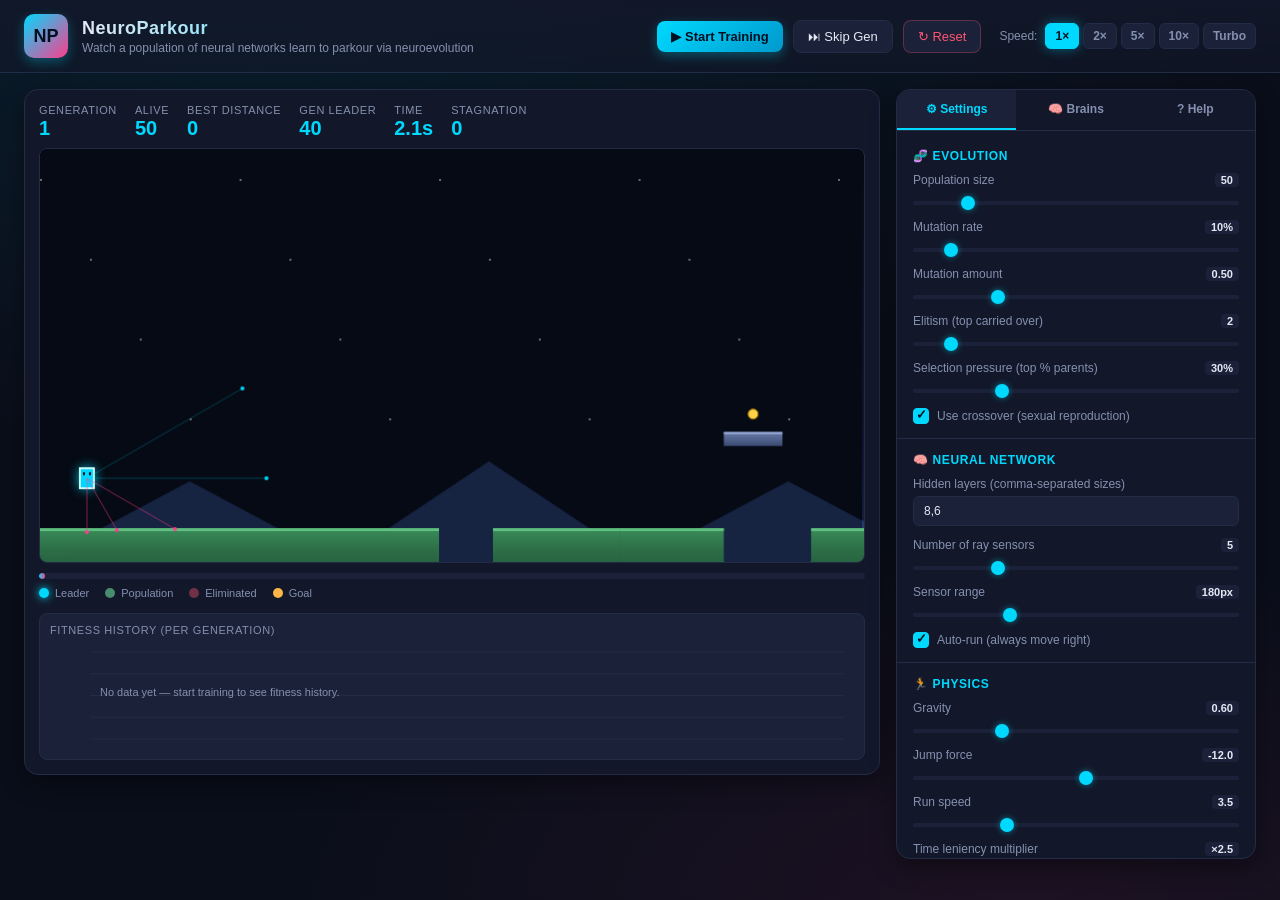
<file: index.html>
<!DOCTYPE html>
<html lang="en">
<head>
<meta charset="UTF-8">
<meta name="viewport" content="width=device-width, initial-scale=1.0">
<title>NeuroParkour — Watch AI Learn to Beat a Platformer</title>
<link rel="stylesheet" href="style.css">
</head>
<body>
<div id="app">

  <!-- ===== Header ===== -->
  <header id="topbar">
    <div class="brand">
      <div class="logo">NP</div>
      <div>
        <h1>NeuroParkour</h1>
        <p class="tagline">Watch a population of neural networks learn to parkour via neuroevolution</p>
      </div>
    </div>
    <div class="top-controls">
      <button id="btnPlay" class="btn primary">▶ Start Training</button>
      <button id="btnSkip" class="btn">⏭ Skip Gen</button>
      <button id="btnReset" class="btn danger">↻ Reset</button>
      <div class="speed-presets">
        <span class="label">Speed:</span>
        <button data-speed="1" class="chip active">1×</button>
        <button data-speed="2" class="chip">2×</button>
        <button data-speed="5" class="chip">5×</button>
        <button data-speed="10" class="chip">10×</button>
        <button data-speed="30" class="chip">Turbo</button>
      </div>
    </div>
  </header>

  <!-- ===== Main Layout ===== -->
  <main id="layout">

    <!-- Canvas Section -->
    <section class="canvas-wrap">
      <div class="canvas-header">
        <div class="live-stats">
          <div class="stat">
            <span class="stat-label">Generation</span>
            <span class="stat-value" id="statGen">1</span>
          </div>
          <div class="stat">
            <span class="stat-label">Alive</span>
            <span class="stat-value" id="statAlive">0</span>
          </div>
          <div class="stat">
            <span class="stat-label">Best Distance</span>
            <span class="stat-value" id="statBest">0</span>
          </div>
          <div class="stat">
            <span class="stat-label">Gen Leader</span>
            <span class="stat-value" id="statLeader">0</span>
          </div>
          <div class="stat">
            <span class="stat-label">Time</span>
            <span class="stat-value" id="statTime">0.0s</span>
          </div>
          <div class="stat">
            <span class="stat-label">Stagnation</span>
            <span class="stat-value" id="statStag">0</span>
          </div>
        </div>
      </div>
      <canvas id="game" width="900" height="450"></canvas>
      <div class="canvas-footer">
        <div id="progressBar"><div id="progressFill"></div></div>
        <div class="legend">
          <span class="legend-item"><span class="dot leader"></span> Leader</span>
          <span class="legend-item"><span class="dot ghost"></span> Population</span>
          <span class="legend-item"><span class="dot dead"></span> Eliminated</span>
          <span class="legend-item"><span class="dot goal"></span> Goal</span>
        </div>
      </div>

      <!-- Fitness chart -->
      <div class="chart-wrap">
        <div class="chart-title">Fitness History (per generation)</div>
        <canvas id="chart" width="900" height="120"></canvas>
      </div>
    </section>

    <!-- Sidebar -->
    <aside id="sidebar">
      <div class="tabs">
        <button class="tab active" data-tab="settings">⚙ Settings</button>
        <button class="tab" data-tab="brains">🧠 Brains</button>
        <button class="tab" data-tab="help">? Help</button>
      </div>

      <!-- Settings Tab -->
      <div class="tab-pane active" id="tab-settings">
        <div class="panel-section">
          <h3>🧬 Evolution</h3>
          <div class="field">
            <label>Population size <span class="val" id="vPop">50</span></label>
            <input type="range" id="popSize" min="5" max="300" value="50" step="1">
          </div>
          <div class="field">
            <label>Mutation rate <span class="val" id="vMutRate">10%</span></label>
            <input type="range" id="mutRate" min="0" max="100" value="10" step="1">
          </div>
          <div class="field">
            <label>Mutation amount <span class="val" id="vMutAmt">0.50</span></label>
            <input type="range" id="mutAmt" min="0" max="200" value="50" step="1">
          </div>
          <div class="field">
            <label>Elitism (top carried over) <span class="val" id="vElite">2</span></label>
            <input type="range" id="elite" min="0" max="20" value="2" step="1">
          </div>
          <div class="field">
            <label>Selection pressure (top % parents) <span class="val" id="vSel">30%</span></label>
            <input type="range" id="selPct" min="5" max="100" value="30" step="1">
          </div>
          <div class="field checkbox">
            <input type="checkbox" id="crossover" checked>
            <label for="crossover">Use crossover (sexual reproduction)</label>
          </div>
        </div>

        <div class="panel-section">
          <h3>🧠 Neural Network</h3>
          <div class="field">
            <label>Hidden layers (comma-separated sizes)</label>
            <input type="text" id="hidden" value="8,6" class="text-input">
          </div>
          <div class="field">
            <label>Number of ray sensors <span class="val" id="vRays">5</span></label>
            <input type="range" id="rayCount" min="3" max="11" value="5" step="2">
          </div>
          <div class="field">
            <label>Sensor range <span class="val" id="vRange">180px</span></label>
            <input type="range" id="rayRange" min="50" max="500" value="180" step="10">
          </div>
          <div class="field checkbox">
            <input type="checkbox" id="autorun" checked>
            <label for="autorun">Auto-run (always move right)</label>
          </div>
        </div>

        <div class="panel-section">
          <h3>🏃 Physics</h3>
          <div class="field">
            <label>Gravity <span class="val" id="vGrav">0.60</span></label>
            <input type="range" id="gravity" min="10" max="200" value="60" step="1">
          </div>
          <div class="field">
            <label>Jump force <span class="val" id="vJump">-12.0</span></label>
            <input type="range" id="jump" min="-200" max="-50" value="-120" step="1">
          </div>
          <div class="field">
            <label>Run speed <span class="val" id="vRun">3.5</span></label>
            <input type="range" id="runSpeed" min="10" max="100" value="35" step="1">
          </div>
          <div class="field">
            <label>Time leniency multiplier <span class="val" id="vTimeout">×2.5</span></label>
            <input type="range" id="timeMult" min="10" max="60" value="25" step="1">
          </div>
          <div class="field">
            <label class="hint">Effective per-gen timeout: <span class="val" id="vEffTimeout">30s</span></label>
          </div>
          <div class="field checkbox">
            <input type="checkbox" id="doubleJump">
            <label for="doubleJump">Allow double-jump (easier to learn)</label>
          </div>
        </div>

        <div class="panel-section">
          <h3>🗺️ Level</h3>
          <div class="field">
            <label>Level seed</label>
            <input type="text" id="seed" value="42" class="text-input">
          </div>
          <div class="field">
            <label>Level length <span class="val" id="vLen">6000px</span></label>
            <input type="range" id="levelLen" min="2000" max="20000" value="6000" step="500">
          </div>
          <div class="field">
            <label>Difficulty <span class="val" id="vDiff">Medium</span></label>
            <input type="range" id="difficulty" min="0" max="3" value="1" step="1">
          </div>
          <button id="btnNewLevel" class="btn small">🎲 Generate New Level</button>
        </div>

        <div class="panel-section">
          <h3>🎨 Visualization</h3>
          <div class="field checkbox">
            <input type="checkbox" id="showRays" checked>
            <label for="showRays">Show sensors on leader</label>
          </div>
          <div class="field checkbox">
            <input type="checkbox" id="showAll" checked>
            <label for="showAll">Show all agents (ghosts)</label>
          </div>
          <div class="field checkbox">
            <input type="checkbox" id="showDead">
            <label for="showDead">Show dead agents</label>
          </div>
          <div class="field checkbox">
            <input type="checkbox" id="followCam" checked>
            <label for="followCam">Camera follows leader</label>
          </div>
        </div>

        <div class="panel-section">
          <h3>📦 Import / Export</h3>
          <button id="btnSave" class="btn small">⬇ Save Best Brain (JSON)</button>
          <label for="btnLoad" class="btn small">⬆ Load Brain</label>
          <input type="file" id="btnLoad" accept=".json" style="display:none">
          <button id="btnExport" class="btn small">⬇ Export Settings</button>
          <label for="btnImport" class="btn small">⬆ Import Settings</label>
          <input type="file" id="btnImport" accept=".json" style="display:none">
        </div>
      </div>

      <!-- Brains Tab -->
      <div class="tab-pane" id="tab-brains">
        <div class="panel-section">
          <h3>🏆 All-Time Best Brain</h3>
          <div class="brain-info" id="bestBrainInfo">No best brain yet — train one!</div>
          <button id="btnUseBest" class="btn small" disabled>Load Best into Population</button>
        </div>
        <div class="panel-section">
          <h3>📊 Population Snapshot</h3>
          <div id="popSnapshot" class="snapshot-grid"></div>
        </div>
        <div class="panel-section">
          <h3>📜 Generation Log</h3>
          <div id="genLog" class="gen-log"></div>
        </div>
      </div>

      <!-- Help Tab -->
      <div class="tab-pane" id="tab-help">
        <div class="panel-section help">
          <h3>How it works</h3>
          <p>Each agent is a small neural network that receives sensor readings (rays cast from its body) and decides whether to jump.</p>
          <p>Every agent in the population plays the same level simultaneously. When they all die (or the timeout hits), the fittest are selected as parents — their networks are copied, crossed over, and mutated to form the next generation.</p>
          <p>Over many generations, the population evolves strategies for jumping gaps, scaling walls, and chaining parkour moves.</p>

          <h3>Inputs to the brain</h3>
          <ul>
            <li>N ray sensors cast from the agent (down, down-right, right, up-right, up...)</li>
            <li>Current vertical velocity (normalized)</li>
            <li>Whether the agent is on the ground (0 or 1)</li>
          </ul>

          <h3>Outputs</h3>
          <ul>
            <li>Auto-run ON: 1 output — jump (sigmoid &gt; 0.5)</li>
            <li>Auto-run OFF: 3 outputs — jump, move-left, move-right</li>
          </ul>

          <h3>Fitness</h3>
          <p>Max horizontal distance traveled (with a tiny bonus for time alive, so an agent that survives longer ties above one that died young at the same x).</p>

          <h3>Tips</h3>
          <ul>
            <li>Crank speed to <b>Turbo</b> to fast-forward evolution.</li>
            <li>If the population gets stuck, raise mutation rate or hit <b>Reset</b>.</li>
            <li>Lower difficulty if early generations can't progress at all.</li>
            <li>Save the best brain when you see something cool — you can reload it later.</li>
          </ul>
        </div>
      </div>
    </aside>
  </main>
</div>

<script src="script.js"></script>
</body>
</html>
</file>
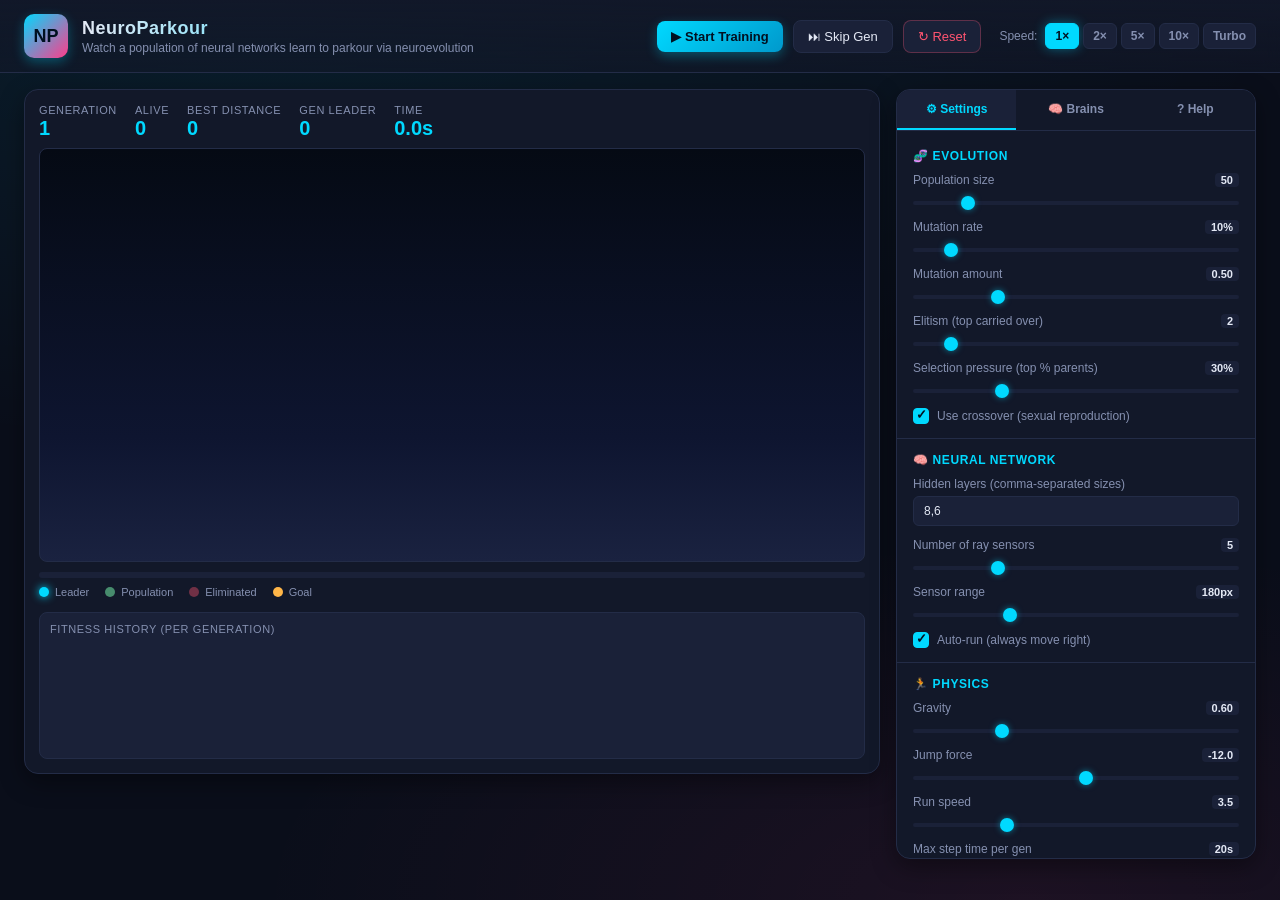
<file: index (1).html>
<!DOCTYPE html>
<html lang="en">
<head>
<meta charset="UTF-8">
<meta name="viewport" content="width=device-width, initial-scale=1.0">
<title>NeuroParkour — Watch AI Learn to Beat a Platformer</title>
<link rel="stylesheet" href="style.css">
</head>
<body>
<div id="app">

  <!-- ===== Header ===== -->
  <header id="topbar">
    <div class="brand">
      <div class="logo">NP</div>
      <div>
        <h1>NeuroParkour</h1>
        <p class="tagline">Watch a population of neural networks learn to parkour via neuroevolution</p>
      </div>
    </div>
    <div class="top-controls">
      <button id="btnPlay" class="btn primary">▶ Start Training</button>
      <button id="btnSkip" class="btn">⏭ Skip Gen</button>
      <button id="btnReset" class="btn danger">↻ Reset</button>
      <div class="speed-presets">
        <span class="label">Speed:</span>
        <button data-speed="1" class="chip active">1×</button>
        <button data-speed="2" class="chip">2×</button>
        <button data-speed="5" class="chip">5×</button>
        <button data-speed="10" class="chip">10×</button>
        <button data-speed="30" class="chip">Turbo</button>
      </div>
    </div>
  </header>

  <!-- ===== Main Layout ===== -->
  <main id="layout">

    <!-- Canvas Section -->
    <section class="canvas-wrap">
      <div class="canvas-header">
        <div class="live-stats">
          <div class="stat">
            <span class="stat-label">Generation</span>
            <span class="stat-value" id="statGen">1</span>
          </div>
          <div class="stat">
            <span class="stat-label">Alive</span>
            <span class="stat-value" id="statAlive">0</span>
          </div>
          <div class="stat">
            <span class="stat-label">Best Distance</span>
            <span class="stat-value" id="statBest">0</span>
          </div>
          <div class="stat">
            <span class="stat-label">Gen Leader</span>
            <span class="stat-value" id="statLeader">0</span>
          </div>
          <div class="stat">
            <span class="stat-label">Time</span>
            <span class="stat-value" id="statTime">0.0s</span>
          </div>
        </div>
      </div>
      <canvas id="game" width="900" height="450"></canvas>
      <div class="canvas-footer">
        <div id="progressBar"><div id="progressFill"></div></div>
        <div class="legend">
          <span class="legend-item"><span class="dot leader"></span> Leader</span>
          <span class="legend-item"><span class="dot ghost"></span> Population</span>
          <span class="legend-item"><span class="dot dead"></span> Eliminated</span>
          <span class="legend-item"><span class="dot goal"></span> Goal</span>
        </div>
      </div>

      <!-- Fitness chart -->
      <div class="chart-wrap">
        <div class="chart-title">Fitness History (per generation)</div>
        <canvas id="chart" width="900" height="120"></canvas>
      </div>
    </section>

    <!-- Sidebar -->
    <aside id="sidebar">
      <div class="tabs">
        <button class="tab active" data-tab="settings">⚙ Settings</button>
        <button class="tab" data-tab="brains">🧠 Brains</button>
        <button class="tab" data-tab="help">? Help</button>
      </div>

      <!-- Settings Tab -->
      <div class="tab-pane active" id="tab-settings">
        <div class="panel-section">
          <h3>🧬 Evolution</h3>
          <div class="field">
            <label>Population size <span class="val" id="vPop">50</span></label>
            <input type="range" id="popSize" min="5" max="300" value="50" step="1">
          </div>
          <div class="field">
            <label>Mutation rate <span class="val" id="vMutRate">10%</span></label>
            <input type="range" id="mutRate" min="0" max="100" value="10" step="1">
          </div>
          <div class="field">
            <label>Mutation amount <span class="val" id="vMutAmt">0.50</span></label>
            <input type="range" id="mutAmt" min="0" max="200" value="50" step="1">
          </div>
          <div class="field">
            <label>Elitism (top carried over) <span class="val" id="vElite">2</span></label>
            <input type="range" id="elite" min="0" max="20" value="2" step="1">
          </div>
          <div class="field">
            <label>Selection pressure (top % parents) <span class="val" id="vSel">30%</span></label>
            <input type="range" id="selPct" min="5" max="100" value="30" step="1">
          </div>
          <div class="field checkbox">
            <input type="checkbox" id="crossover" checked>
            <label for="crossover">Use crossover (sexual reproduction)</label>
          </div>
        </div>

        <div class="panel-section">
          <h3>🧠 Neural Network</h3>
          <div class="field">
            <label>Hidden layers (comma-separated sizes)</label>
            <input type="text" id="hidden" value="8,6" class="text-input">
          </div>
          <div class="field">
            <label>Number of ray sensors <span class="val" id="vRays">5</span></label>
            <input type="range" id="rayCount" min="3" max="11" value="5" step="2">
          </div>
          <div class="field">
            <label>Sensor range <span class="val" id="vRange">180px</span></label>
            <input type="range" id="rayRange" min="50" max="500" value="180" step="10">
          </div>
          <div class="field checkbox">
            <input type="checkbox" id="autorun" checked>
            <label for="autorun">Auto-run (always move right)</label>
          </div>
        </div>

        <div class="panel-section">
          <h3>🏃 Physics</h3>
          <div class="field">
            <label>Gravity <span class="val" id="vGrav">0.60</span></label>
            <input type="range" id="gravity" min="10" max="200" value="60" step="1">
          </div>
          <div class="field">
            <label>Jump force <span class="val" id="vJump">-12.0</span></label>
            <input type="range" id="jump" min="-200" max="-50" value="-120" step="1">
          </div>
          <div class="field">
            <label>Run speed <span class="val" id="vRun">3.5</span></label>
            <input type="range" id="runSpeed" min="10" max="100" value="35" step="1">
          </div>
          <div class="field">
            <label>Max step time per gen <span class="val" id="vTimeout">20s</span></label>
            <input type="range" id="timeout" min="5" max="120" value="20" step="1">
          </div>
        </div>

        <div class="panel-section">
          <h3>🗺️ Level</h3>
          <div class="field">
            <label>Level seed</label>
            <input type="text" id="seed" value="42" class="text-input">
          </div>
          <div class="field">
            <label>Level length <span class="val" id="vLen">6000px</span></label>
            <input type="range" id="levelLen" min="2000" max="20000" value="6000" step="500">
          </div>
          <div class="field">
            <label>Difficulty <span class="val" id="vDiff">Medium</span></label>
            <input type="range" id="difficulty" min="0" max="3" value="1" step="1">
          </div>
          <button id="btnNewLevel" class="btn small">🎲 Generate New Level</button>
        </div>

        <div class="panel-section">
          <h3>🎨 Visualization</h3>
          <div class="field checkbox">
            <input type="checkbox" id="showRays" checked>
            <label for="showRays">Show sensors on leader</label>
          </div>
          <div class="field checkbox">
            <input type="checkbox" id="showAll" checked>
            <label for="showAll">Show all agents (ghosts)</label>
          </div>
          <div class="field checkbox">
            <input type="checkbox" id="showDead">
            <label for="showDead">Show dead agents</label>
          </div>
          <div class="field checkbox">
            <input type="checkbox" id="followCam" checked>
            <label for="followCam">Camera follows leader</label>
          </div>
        </div>

        <div class="panel-section">
          <h3>📦 Import / Export</h3>
          <button id="btnSave" class="btn small">⬇ Save Best Brain (JSON)</button>
          <label for="btnLoad" class="btn small">⬆ Load Brain</label>
          <input type="file" id="btnLoad" accept=".json" style="display:none">
          <button id="btnExport" class="btn small">⬇ Export Settings</button>
          <label for="btnImport" class="btn small">⬆ Import Settings</label>
          <input type="file" id="btnImport" accept=".json" style="display:none">
        </div>
      </div>

      <!-- Brains Tab -->
      <div class="tab-pane" id="tab-brains">
        <div class="panel-section">
          <h3>🏆 All-Time Best Brain</h3>
          <div class="brain-info" id="bestBrainInfo">No best brain yet — train one!</div>
          <button id="btnUseBest" class="btn small" disabled>Load Best into Population</button>
        </div>
        <div class="panel-section">
          <h3>📊 Population Snapshot</h3>
          <div id="popSnapshot" class="snapshot-grid"></div>
        </div>
        <div class="panel-section">
          <h3>📜 Generation Log</h3>
          <div id="genLog" class="gen-log"></div>
        </div>
      </div>

      <!-- Help Tab -->
      <div class="tab-pane" id="tab-help">
        <div class="panel-section help">
          <h3>How it works</h3>
          <p>Each agent is a small neural network that receives sensor readings (rays cast from its body) and decides whether to jump.</p>
          <p>Every agent in the population plays the same level simultaneously. When they all die (or the timeout hits), the fittest are selected as parents — their networks are copied, crossed over, and mutated to form the next generation.</p>
          <p>Over many generations, the population evolves strategies for jumping gaps, scaling walls, and chaining parkour moves.</p>

          <h3>Inputs to the brain</h3>
          <ul>
            <li>N ray sensors cast from the agent (down, down-right, right, up-right, up...)</li>
            <li>Current vertical velocity (normalized)</li>
            <li>Whether the agent is on the ground (0 or 1)</li>
          </ul>

          <h3>Outputs</h3>
          <ul>
            <li>Auto-run ON: 1 output — jump (sigmoid &gt; 0.5)</li>
            <li>Auto-run OFF: 3 outputs — jump, move-left, move-right</li>
          </ul>

          <h3>Fitness</h3>
          <p>Max horizontal distance traveled (with a tiny bonus for time alive, so an agent that survives longer ties above one that died young at the same x).</p>

          <h3>Tips</h3>
          <ul>
            <li>Crank speed to <b>Turbo</b> to fast-forward evolution.</li>
            <li>If the population gets stuck, raise mutation rate or hit <b>Reset</b>.</li>
            <li>Lower difficulty if early generations can't progress at all.</li>
            <li>Save the best brain when you see something cool — you can reload it later.</li>
          </ul>
        </div>
      </div>
    </aside>
  </main>
</div>

<script src="script.js"></script>
</body>
</html>
</file>
<file: style.css>
/* ============ Reset & Base ============ */
* { box-sizing: border-box; margin: 0; padding: 0; }
:root {
  --bg: #0a0e1a;
  --bg-elev: #121829;
  --bg-elev2: #1a2138;
  --border: #232c47;
  --text: #e4e9f5;
  --text-dim: #8590b0;
  --accent: #00d9ff;
  --accent-2: #ff3d8b;
  --accent-3: #7cffb2;
  --warn: #ffb648;
  --danger: #ff5470;
  --shadow: 0 8px 24px rgba(0,0,0,0.4);
}

html, body {
  background: var(--bg);
  color: var(--text);
  font-family: 'Inter', -apple-system, BlinkMacSystemFont, 'Segoe UI', Roboto, sans-serif;
  font-size: 14px;
  min-height: 100vh;
  overflow-x: hidden;
}

body {
  background:
    radial-gradient(ellipse 80% 50% at 20% 0%, rgba(0,217,255,0.08), transparent),
    radial-gradient(ellipse 60% 40% at 80% 100%, rgba(255,61,139,0.08), transparent),
    var(--bg);
}

#app {
  display: flex;
  flex-direction: column;
  min-height: 100vh;
}

/* ============ Header ============ */
#topbar {
  display: flex;
  align-items: center;
  justify-content: space-between;
  padding: 14px 24px;
  background: linear-gradient(180deg, rgba(18,24,41,0.95), rgba(18,24,41,0.6));
  border-bottom: 1px solid var(--border);
  backdrop-filter: blur(8px);
  flex-wrap: wrap;
  gap: 14px;
}

.brand { display: flex; align-items: center; gap: 14px; }
.logo {
  width: 44px; height: 44px;
  border-radius: 10px;
  background: linear-gradient(135deg, var(--accent), var(--accent-2));
  display: flex; align-items: center; justify-content: center;
  font-weight: 900; font-size: 18px; color: #001020;
  box-shadow: 0 4px 12px rgba(0,217,255,0.3);
}
.brand h1 {
  font-size: 18px; font-weight: 700; letter-spacing: 0.5px;
  background: linear-gradient(90deg, var(--text), var(--accent));
  -webkit-background-clip: text; -webkit-text-fill-color: transparent;
  background-clip: text;
}
.tagline { color: var(--text-dim); font-size: 12px; margin-top: 2px; }

.top-controls { display: flex; align-items: center; gap: 10px; flex-wrap: wrap; }

.btn {
  background: var(--bg-elev2);
  color: var(--text);
  border: 1px solid var(--border);
  padding: 8px 14px;
  border-radius: 8px;
  cursor: pointer;
  font-size: 13px;
  font-weight: 500;
  transition: all 0.15s;
  font-family: inherit;
}
.btn:hover { background: var(--bg-elev); border-color: var(--accent); transform: translateY(-1px); }
.btn:active { transform: translateY(0); }
.btn.primary {
  background: linear-gradient(135deg, var(--accent), #0099cc);
  border: none; color: #001020; font-weight: 700;
  box-shadow: 0 4px 12px rgba(0,217,255,0.3);
}
.btn.primary:hover { box-shadow: 0 6px 18px rgba(0,217,255,0.5); }
.btn.danger { color: var(--danger); border-color: rgba(255,84,112,0.3); }
.btn.danger:hover { background: rgba(255,84,112,0.1); border-color: var(--danger); }
.btn.small { padding: 6px 10px; font-size: 12px; display: block; width: 100%; margin-bottom: 6px; }

.speed-presets { display: flex; align-items: center; gap: 4px; margin-left: 8px; }
.speed-presets .label { color: var(--text-dim); font-size: 12px; margin-right: 4px; }
.chip {
  background: var(--bg-elev2);
  color: var(--text-dim);
  border: 1px solid var(--border);
  padding: 5px 9px;
  border-radius: 6px;
  cursor: pointer;
  font-size: 12px;
  font-weight: 600;
  transition: all 0.15s;
  font-family: inherit;
}
.chip:hover { color: var(--text); }
.chip.active {
  background: var(--accent); color: #001020; border-color: var(--accent);
  box-shadow: 0 0 12px rgba(0,217,255,0.4);
}

/* ============ Layout ============ */
#layout {
  display: grid;
  grid-template-columns: 1fr 360px;
  gap: 16px;
  padding: 16px 24px;
  flex: 1;
  align-items: start;
}
@media (max-width: 1100px) {
  #layout { grid-template-columns: 1fr; }
}

/* ============ Canvas Wrap ============ */
.canvas-wrap {
  background: var(--bg-elev);
  border: 1px solid var(--border);
  border-radius: 14px;
  padding: 14px;
  box-shadow: var(--shadow);
}

.canvas-header {
  display: flex; justify-content: space-between; align-items: center;
  margin-bottom: 10px;
}
.live-stats { display: flex; gap: 18px; flex-wrap: wrap; }
.stat { display: flex; flex-direction: column; gap: 2px; }
.stat-label { color: var(--text-dim); font-size: 11px; text-transform: uppercase; letter-spacing: 0.6px; }
.stat-value {
  font-size: 20px; font-weight: 700;
  font-variant-numeric: tabular-nums;
  color: var(--accent);
  line-height: 1;
}

#game {
  width: 100%;
  height: auto;
  display: block;
  border-radius: 8px;
  background: linear-gradient(180deg, #050a14 0%, #0e1530 70%, #1a2240 100%);
  border: 1px solid var(--border);
}

.canvas-footer { margin-top: 10px; }
#progressBar {
  width: 100%; height: 6px;
  background: var(--bg-elev2);
  border-radius: 3px;
  overflow: hidden;
  margin-bottom: 8px;
}
#progressFill {
  height: 100%;
  background: linear-gradient(90deg, var(--accent), var(--accent-2));
  width: 0%;
  transition: width 0.1s linear;
  border-radius: 3px;
}
.legend { display: flex; gap: 16px; flex-wrap: wrap; font-size: 11px; color: var(--text-dim); }
.legend-item { display: flex; align-items: center; gap: 6px; }
.dot { width: 10px; height: 10px; border-radius: 50%; display: inline-block; }
.dot.leader { background: var(--accent); box-shadow: 0 0 8px var(--accent); }
.dot.ghost  { background: rgba(124,255,178,0.5); }
.dot.dead   { background: rgba(255,84,112,0.4); }
.dot.goal   { background: var(--warn); }

.chart-wrap {
  margin-top: 14px;
  background: var(--bg-elev2);
  border: 1px solid var(--border);
  border-radius: 8px;
  padding: 10px;
}
.chart-title { color: var(--text-dim); font-size: 11px; text-transform: uppercase; letter-spacing: 0.6px; margin-bottom: 6px; }
#chart { width: 100%; height: auto; display: block; }

/* ============ Sidebar ============ */
#sidebar {
  background: var(--bg-elev);
  border: 1px solid var(--border);
  border-radius: 14px;
  box-shadow: var(--shadow);
  overflow: hidden;
  max-height: calc(100vh - 130px);
  display: flex;
  flex-direction: column;
}
.tabs { display: flex; border-bottom: 1px solid var(--border); }
.tab {
  flex: 1;
  background: var(--bg-elev);
  color: var(--text-dim);
  border: none;
  padding: 12px 8px;
  cursor: pointer;
  font-size: 12px;
  font-weight: 600;
  font-family: inherit;
  transition: all 0.15s;
  border-bottom: 2px solid transparent;
}
.tab:hover { color: var(--text); background: var(--bg-elev2); }
.tab.active {
  color: var(--accent);
  border-bottom-color: var(--accent);
  background: var(--bg-elev2);
}

.tab-pane {
  display: none;
  overflow-y: auto;
  padding: 4px 0;
  flex: 1;
}
.tab-pane.active { display: block; }

.panel-section {
  padding: 14px 16px;
  border-bottom: 1px solid var(--border);
}
.panel-section:last-child { border-bottom: none; }
.panel-section h3 {
  font-size: 12px;
  font-weight: 700;
  color: var(--accent);
  text-transform: uppercase;
  letter-spacing: 0.6px;
  margin-bottom: 10px;
}

.field { margin-bottom: 12px; }
.field:last-child { margin-bottom: 0; }
.field label {
  display: flex; justify-content: space-between; align-items: center;
  font-size: 12px; color: var(--text-dim);
  margin-bottom: 5px;
}
.field .val {
  color: var(--text);
  font-weight: 600;
  font-variant-numeric: tabular-nums;
  background: var(--bg-elev2);
  padding: 1px 6px;
  border-radius: 4px;
  font-size: 11px;
}
.field label.hint { color: var(--text-dim); font-style: italic; font-size: 11px; }
.field.checkbox { display: flex; align-items: center; gap: 8px; }
.field.checkbox label { margin-bottom: 0; cursor: pointer; }

input[type="range"] {
  -webkit-appearance: none;
  width: 100%;
  height: 4px;
  background: var(--bg-elev2);
  border-radius: 2px;
  outline: none;
}
input[type="range"]::-webkit-slider-thumb {
  -webkit-appearance: none;
  width: 14px; height: 14px;
  border-radius: 50%;
  background: var(--accent);
  cursor: pointer;
  box-shadow: 0 0 6px rgba(0,217,255,0.5);
  transition: transform 0.1s;
}
input[type="range"]::-webkit-slider-thumb:hover { transform: scale(1.2); }
input[type="range"]::-moz-range-thumb {
  width: 14px; height: 14px;
  border-radius: 50%;
  background: var(--accent);
  cursor: pointer;
  border: none;
  box-shadow: 0 0 6px rgba(0,217,255,0.5);
}

input.text-input {
  width: 100%;
  background: var(--bg-elev2);
  border: 1px solid var(--border);
  color: var(--text);
  padding: 7px 10px;
  border-radius: 6px;
  font-size: 12px;
  font-family: inherit;
}
input.text-input:focus { outline: none; border-color: var(--accent); }

.field.checkbox input[type="checkbox"] {
  appearance: none;
  -webkit-appearance: none;
  width: 16px; height: 16px;
  background: var(--bg-elev2);
  border: 1px solid var(--border);
  border-radius: 4px;
  cursor: pointer;
  position: relative;
  transition: all 0.15s;
}
.field.checkbox input[type="checkbox"]:checked {
  background: var(--accent);
  border-color: var(--accent);
}
.field.checkbox input[type="checkbox"]:checked::after {
  content: '✓';
  position: absolute;
  left: 2px; top: -2px;
  color: #001020;
  font-weight: 900;
  font-size: 13px;
}

/* Brains tab */
.brain-info {
  background: var(--bg-elev2);
  padding: 10px;
  border-radius: 6px;
  font-size: 12px;
  color: var(--text-dim);
  margin-bottom: 8px;
  line-height: 1.5;
}
.brain-info strong { color: var(--text); }

.snapshot-grid {
  display: grid;
  grid-template-columns: 1fr 1fr;
  gap: 6px;
  font-size: 11px;
}
.snapshot-item {
  background: var(--bg-elev2);
  padding: 6px 8px;
  border-radius: 4px;
  display: flex; justify-content: space-between;
}
.snapshot-item .k { color: var(--text-dim); }
.snapshot-item .v { color: var(--text); font-weight: 600; }

.gen-log {
  max-height: 240px;
  overflow-y: auto;
  font-size: 11px;
  font-family: 'JetBrains Mono', monospace;
}
.gen-log-entry {
  padding: 4px 6px;
  border-bottom: 1px solid var(--border);
  color: var(--text-dim);
}
.gen-log-entry .gen-num { color: var(--accent); font-weight: 700; }
.gen-log-entry .best { color: var(--accent-3); }

/* Help */
.help h3 { color: var(--accent); margin-top: 14px; margin-bottom: 6px; font-size: 12px; }
.help h3:first-child { margin-top: 0; }
.help p { color: var(--text-dim); margin-bottom: 8px; line-height: 1.6; font-size: 12px; }
.help ul { padding-left: 18px; color: var(--text-dim); font-size: 12px; line-height: 1.7; margin-bottom: 8px; }
.help b { color: var(--text); }

/* Scrollbar */
::-webkit-scrollbar { width: 8px; height: 8px; }
::-webkit-scrollbar-track { background: var(--bg-elev); }
::-webkit-scrollbar-thumb { background: var(--bg-elev2); border-radius: 4px; }
::-webkit-scrollbar-thumb:hover { background: var(--border); }

/* Toast */
.toast {
  position: fixed;
  bottom: 24px; left: 50%; transform: translateX(-50%) translateY(80px);
  background: var(--bg-elev2);
  border: 1px solid var(--accent);
  color: var(--text);
  padding: 10px 18px;
  border-radius: 8px;
  box-shadow: 0 8px 24px rgba(0,217,255,0.3);
  font-size: 13px;
  font-weight: 500;
  z-index: 1000;
  opacity: 0;
  transition: all 0.3s cubic-bezier(0.34, 1.56, 0.64, 1);
}
.toast.show { opacity: 1; transform: translateX(-50%) translateY(0); }
</file>
